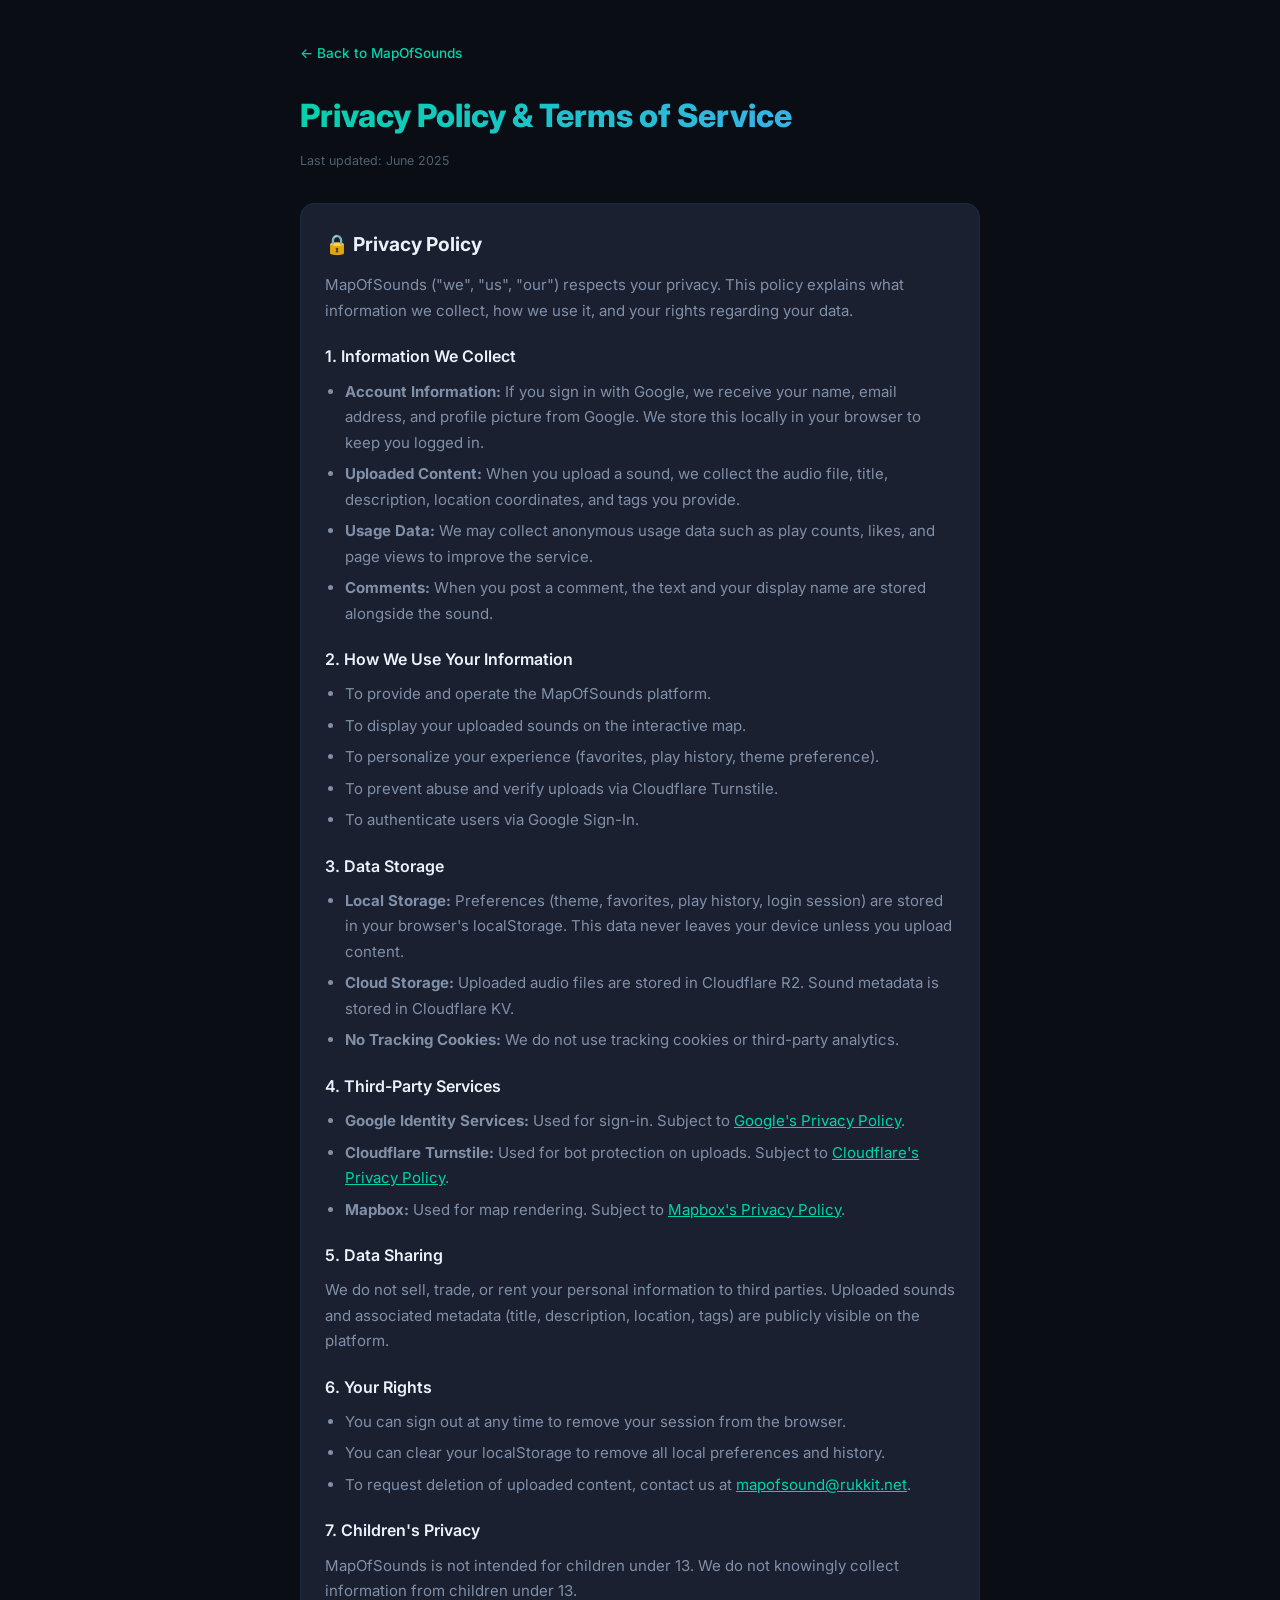
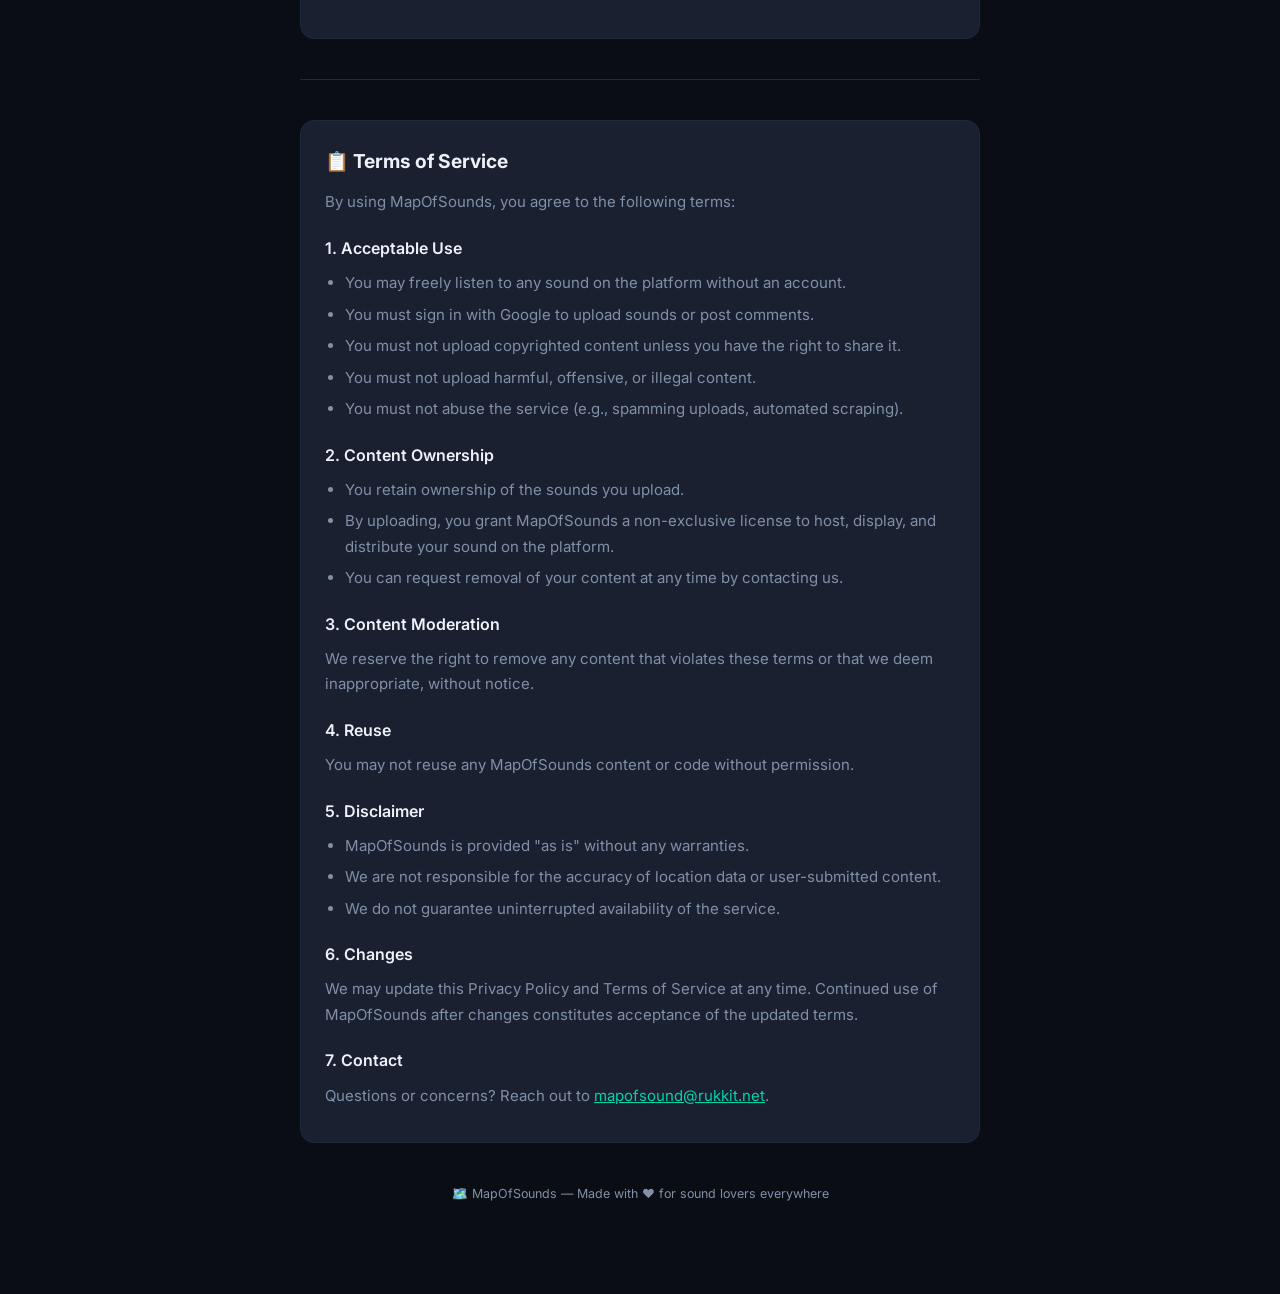
<file: Privacy.html>
<!DOCTYPE html>
<html lang="en">
<head>
  <meta charset="UTF-8">
  <meta name="viewport" content="width=device-width, initial-scale=1.0">
  <title>Privacy Policy & Terms of Service — MapOfSounds</title>
  <meta name="description" content="Privacy Policy and Terms of Service for MapOfSounds.">
  <link rel="preconnect" href="https://fonts.googleapis.com">
  <link href="https://fonts.googleapis.com/css2?family=Inter:wght@300;400;500;600;700&display=swap" rel="stylesheet">
  <link rel="icon" href="data:image/svg+xml,<svg xmlns='http://www.w3.org/2000/svg' viewBox='0 0 100 100'><text y='.9em' font-size='90'>🗺️</text></svg>">
  <style>
    :root {
      --bg: #0a0e14;
      --bg-2: #111820;
      --bg-3: #1a2030;
      --text: #edf2fa;
      --text-2: #8090a8;
      --text-3: #506070;
      --accent: #00d4aa;
      --border: #1e2a3d;
      --r: 10px;
      --r-lg: 14px;
    }
    *, *::before, *::after { margin: 0; padding: 0; box-sizing: border-box; }
    body {
      font-family: 'Inter', -apple-system, BlinkMacSystemFont, sans-serif;
      background: var(--bg);
      color: var(--text);
      line-height: 1.7;
      -webkit-font-smoothing: antialiased;
      font-size: 15px;
    }
    .container {
      max-width: 720px;
      margin: 0 auto;
      padding: 40px 20px 80px;
    }
    .back-link {
      display: inline-flex;
      align-items: center;
      gap: 6px;
      color: var(--accent);
      text-decoration: none;
      font-size: 0.85rem;
      font-weight: 500;
      margin-bottom: 24px;
    }
    .back-link:hover { opacity: 0.8; }
    h1 {
      font-size: 2rem;
      font-weight: 800;
      margin-bottom: 6px;
      background: linear-gradient(135deg, var(--accent), #4da6ff);
      -webkit-background-clip: text;
      -webkit-text-fill-color: transparent;
      background-clip: text;
    }
    .last-updated {
      color: var(--text-3);
      font-size: 0.78rem;
      margin-bottom: 32px;
    }
    h2 {
      font-size: 1.2rem;
      font-weight: 700;
      margin: 32px 0 12px;
      color: var(--text);
    }
    h3 {
      font-size: 1rem;
      font-weight: 600;
      margin: 20px 0 8px;
      color: var(--text);
    }
    p, li {
      color: var(--text-2);
      margin-bottom: 10px;
    }
    ul, ol {
      padding-left: 20px;
      margin-bottom: 14px;
    }
    li { margin-bottom: 6px; }
    a { color: var(--accent); }
    .section {
      background: var(--bg-3);
      border: 1px solid var(--border);
      border-radius: var(--r-lg);
      padding: 24px;
      margin-bottom: 16px;
    }
    .section h2 { margin-top: 0; }
    .divider {
      height: 1px;
      background: var(--border);
      margin: 40px 0;
    }
    .footer {
      text-align: center;
      color: var(--text-3);
      font-size: 0.78rem;
      padding-top: 24px;
    }
    @media (max-width: 600px) {
      .container { padding: 24px 14px 60px; }
      h1 { font-size: 1.5rem; }
      .section { padding: 16px; }
    }
  </style>
</head>
<body>
  <div class="container">
    <a href="index.html" class="back-link">← Back to MapOfSounds</a>

    <h1>Privacy Policy & Terms of Service</h1>
    <p class="last-updated">Last updated: June 2025</p>

    <!-- PRIVACY POLICY -->
    <div class="section">
      <h2>🔒 Privacy Policy</h2>
      <p>MapOfSounds ("we", "us", "our") respects your privacy. This policy explains what information we collect, how we use it, and your rights regarding your data.</p>

      <h3>1. Information We Collect</h3>
      <ul>
        <li><strong>Account Information:</strong> If you sign in with Google, we receive your name, email address, and profile picture from Google. We store this locally in your browser to keep you logged in.</li>
        <li><strong>Uploaded Content:</strong> When you upload a sound, we collect the audio file, title, description, location coordinates, and tags you provide.</li>
        <li><strong>Usage Data:</strong> We may collect anonymous usage data such as play counts, likes, and page views to improve the service.</li>
        <li><strong>Comments:</strong> When you post a comment, the text and your display name are stored alongside the sound.</li>
      </ul>

      <h3>2. How We Use Your Information</h3>
      <ul>
        <li>To provide and operate the MapOfSounds platform.</li>
        <li>To display your uploaded sounds on the interactive map.</li>
        <li>To personalize your experience (favorites, play history, theme preference).</li>
        <li>To prevent abuse and verify uploads via Cloudflare Turnstile.</li>
        <li>To authenticate users via Google Sign-In.</li>
      </ul>

      <h3>3. Data Storage</h3>
      <ul>
        <li><strong>Local Storage:</strong> Preferences (theme, favorites, play history, login session) are stored in your browser's localStorage. This data never leaves your device unless you upload content.</li>
        <li><strong>Cloud Storage:</strong> Uploaded audio files are stored in Cloudflare R2. Sound metadata is stored in Cloudflare KV.</li>
        <li><strong>No Tracking Cookies:</strong> We do not use tracking cookies or third-party analytics.</li>
      </ul>

      <h3>4. Third-Party Services</h3>
      <ul>
        <li><strong>Google Identity Services:</strong> Used for sign-in. Subject to <a href="https://policies.google.com/privacy" target="_blank" rel="noopener">Google's Privacy Policy</a>.</li>
        <li><strong>Cloudflare Turnstile:</strong> Used for bot protection on uploads. Subject to <a href="https://www.cloudflare.com/privacypolicy/" target="_blank" rel="noopener">Cloudflare's Privacy Policy</a>.</li>
        <li><strong>Mapbox:</strong> Used for map rendering. Subject to <a href="https://www.mapbox.com/legal/privacy" target="_blank" rel="noopener">Mapbox's Privacy Policy</a>.</li>
      </ul>

      <h3>5. Data Sharing</h3>
      <p>We do not sell, trade, or rent your personal information to third parties. Uploaded sounds and associated metadata (title, description, location, tags) are publicly visible on the platform.</p>

      <h3>6. Your Rights</h3>
      <ul>
        <li>You can sign out at any time to remove your session from the browser.</li>
        <li>You can clear your localStorage to remove all local preferences and history.</li>
        <li>To request deletion of uploaded content, contact us at <a href="mailto:mapofsound@rukkit.net">mapofsound@rukkit.net</a>.</li>
      </ul>

      <h3>7. Children's Privacy</h3>
      <p>MapOfSounds is not intended for children under 13. We do not knowingly collect information from children under 13.</p>
    </div>

    <div class="divider"></div>

    <!-- TERMS OF SERVICE -->
    <div class="section">
      <h2>📋 Terms of Service</h2>
      <p>By using MapOfSounds, you agree to the following terms:</p>

      <h3>1. Acceptable Use</h3>
      <ul>
        <li>You may freely listen to any sound on the platform without an account.</li>
        <li>You must sign in with Google to upload sounds or post comments.</li>
        <li>You must not upload copyrighted content unless you have the right to share it.</li>
        <li>You must not upload harmful, offensive, or illegal content.</li>
        <li>You must not abuse the service (e.g., spamming uploads, automated scraping).</li>
      </ul>

      <h3>2. Content Ownership</h3>
      <ul>
        <li>You retain ownership of the sounds you upload.</li>
        <li>By uploading, you grant MapOfSounds a non-exclusive license to host, display, and distribute your sound on the platform.</li>
        <li>You can request removal of your content at any time by contacting us.</li>
      </ul>

      <h3>3. Content Moderation</h3>
      <p>We reserve the right to remove any content that violates these terms or that we deem inappropriate, without notice.</p>

      <h3>4. Reuse</h3>
      <p>You may not reuse any MapOfSounds content or code without permission.</p>

      <h3>5. Disclaimer</h3>
      <ul>
        <li>MapOfSounds is provided "as is" without any warranties.</li>
        <li>We are not responsible for the accuracy of location data or user-submitted content.</li>
        <li>We do not guarantee uninterrupted availability of the service.</li>
      </ul>

      <h3>6. Changes</h3>
      <p>We may update this Privacy Policy and Terms of Service at any time. Continued use of MapOfSounds after changes constitutes acceptance of the updated terms.</p>

      <h3>7. Contact</h3>
      <p>Questions or concerns? Reach out to <a href="mailto:mapofsound@rukkit.net">mapofsound@rukkit.net</a>.</p>
    </div>

    <div class="footer">
      <p>🗺️ MapOfSounds — Made with ❤️ for sound lovers everywhere</p>
    </div>
  </div>
</body>
</html>
</file>
